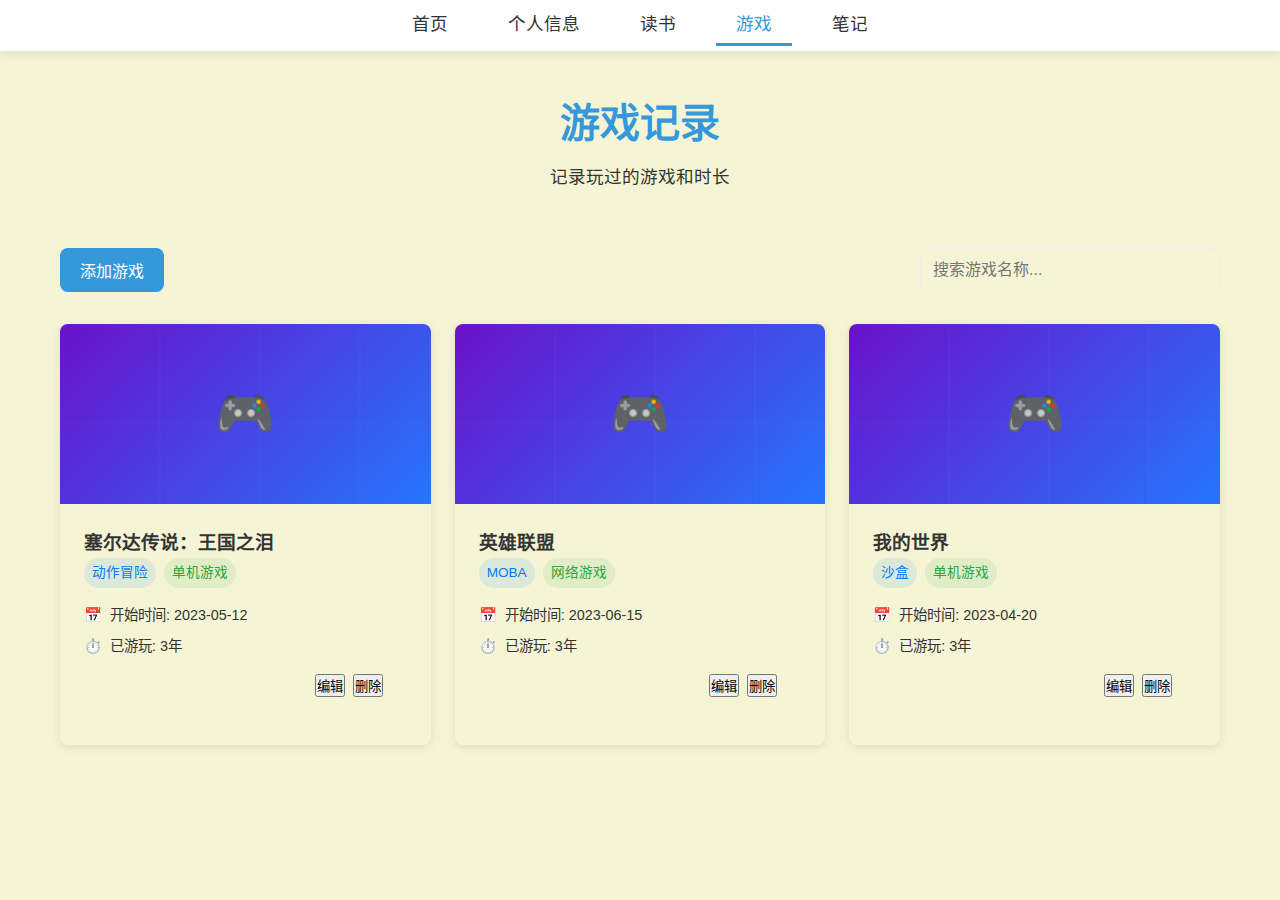
<file: pages/games.html>
<!DOCTYPE html>
<html lang="zh-CN">
<head>
    <meta charset="UTF-8">
    <meta name="viewport" content="width=device-width, initial-scale=1.0">
    <title>游戏记录 - 个人博客</title>
    <link rel="stylesheet" href="../css/main.css">
    <link rel="stylesheet" href="../css/games.css">
</head>
<body>
    <!-- 导航栏将由nav.js动态创建 -->
    <header class="site-header"></header>

    <!-- 主内容区域 -->
    <main class="main">
        <div class="container">
            <section class="page-header">
                <h1 class="page-title">游戏记录</h1>
                <p class="page-description">记录玩过的游戏和时长</p>
            </section>

            <!-- 操作区域 -->
            <section class="actions">
                <button id="add-game-btn" class="btn btn-primary">
                    <i class="icon-plus"></i> 添加游戏
                </button>
                <div class="search-box">
                    <input type="text" id="search-input" placeholder="搜索游戏名称..." class="form-control">
                </div>
            </section>

            <!-- 游戏列表 -->
            <section class="games-container" id="games-container">
                <!-- 游戏卡片将由JavaScript动态生成 -->
            </section>

            <!-- 空状态提示 -->
            <div class="empty-state" id="empty-state" style="display: none;">
                <div class="empty-icon">
                    <i class="icon-game"></i>
                </div>
                <h3>还没有添加任何游戏</h3>
                <p>点击上方"添加游戏"按钮，开始记录你的游戏之旅</p>
            </div>
        </div>
    </main>

    <!-- 添加/编辑游戏模态框 -->
    <div class="modal" id="game-modal">
        <div class="modal-content">
            <div class="modal-header">
                <h2 id="modal-title">添加游戏</h2>
                <button class="modal-close" id="modal-close">&times;</button>
            </div>
            <div class="modal-body">
                <form id="game-form">
                    <input type="hidden" id="game-id">
                    
                    <div class="form-group">
                        <label for="game-name">游戏名称 *</label>
                        <input type="text" id="game-name" class="form-control" required>
                    </div>
                    
                    <div class="form-group">
                        <label for="game-type">游戏类型 *</label>
                        <select id="game-type" class="form-control" required>
                            <option value="">请选择游戏类型</option>
                            <option value="MOBA">MOBA</option>
                            <option value="养成">养成</option>
                            <option value="运营">运营</option>
                            <option value="FPS">FPS</option>
                            <option value="策略">策略</option>
                        </select>
                    </div>
                    
                    <div class="form-group">
                        <label for="game-category">游戏分类 *</label>
                        <select id="game-category" class="form-control" required>
                            <option value="">请选择游戏分类</option>
                            <option value="端游">端游</option>
                            <option value="手游">手游</option>
                        </select>
                    </div>
                    
                    <div class="form-group">
                        <label for="game-start-date">开始游玩日期 *</label>
                        <input type="date" id="game-start-date" class="form-control" required>
                    </div>
                </form>
            </div>
            <div class="modal-footer">
                <button type="button" id="cancel-btn" class="btn btn-secondary">取消</button>
                <button type="button" id="save-btn" class="btn btn-primary">保存</button>
            </div>
        </div>
    </div>

    <!-- 加载指示器 -->
    <div class="loading" id="loading" style="display: none;">
        <div class="loading-spinner"></div>
    </div>

    <!-- 消息提示 -->
    <div class="toast" id="toast" style="display: none;">
        <div class="toast-message" id="toast-message"></div>
    </div>

    <!-- JavaScript文件 -->
    <script src="../js/state.js"></script>
    <script src="../js/utils.js"></script>
    <script src="../js/nav.js"></script>
    <script src="../js/games.js"></script>
</body>
</html>
</file>
<file: css/main.css>
/* 全局样式重置 */
* {
  margin: 0;
  padding: 0;
  box-sizing: border-box;
}

/* 全局变量 */
:root {
  --primary-color: #3498db;
  --secondary-color: #2ecc71;
  --accent-color: #e74c3c;
  --background-color: #f5f5d5;
  --card-background: #ffffff;
  --text-color: #333333;
  --text-light: #666666;
  --border-color: #eeeeee;
  --shadow: 0 2px 10px rgba(0, 0, 0, 0.1);
  --shadow-hover: 0 5px 15px rgba(0, 0, 0, 0.15);
  --transition: all 0.3s ease;
  --border-radius: 8px;
}

/* 基础样式 */
body {
  font-family: 'Segoe UI', Tahoma, Geneva, Verdana, sans-serif;
  line-height: 1.6;
  color: var(--text-color);
  background-color: var(--background-color);
  min-height: 100vh;
  display: flex;
  flex-direction: column;
}

/* 页面容器 */
.container {
  max-width: 1200px;
  margin: 0 auto;
  padding: 0 20px;
  width: 100%;
}

/* 页面头部 */
.site-header {
  background-color: var(--card-background);
  box-shadow: var(--shadow);
  position: sticky;
  top: 0;
  z-index: 100;
  transition: var(--transition);
}

/* 首页链接 */
.home-link {
  display: block;
  text-align: center;
  padding: 5px 0; /* 调整为5px，使导航栏总高度为30px */
  font-size: 2rem;
  font-weight: 700;
  color: var(--primary-color);
  text-decoration: none;
  transition: var(--transition);
}

.home-link:hover {
  opacity: 0.8;
}

/* 导航栏 */
.main-nav {
  padding: 5px 0; /* 调整为5px，使导航栏总高度为30px */
}

.nav-list {
  display: flex;
  justify-content: center;
  list-style: none;
  padding: 0;
  margin: 0;
}

.nav-item {
  margin: 0 10px;
}

.nav-link {
  display: block;
  padding: 5px 20px; /* 调整上下内边距为5px，使导航栏总高度为30px */
  text-decoration: none;
  color: var(--text-color);
  font-weight: 500;
  font-size: 1.1rem;
  border-bottom: 3px solid transparent;
  transition: var(--transition);
}

.nav-link:hover {
  color: var(--primary-color);
}

.nav-item.active .nav-link {
  color: var(--primary-color);
  border-bottom-color: var(--primary-color);
}

/* 页面内容区域 */
main {
  flex: 1;
  padding: 40px 0;
}

/* 页面标题 */
.page-title {
  font-size: 2.5rem;
  margin-bottom: 30px;
  text-align: center;
  color: var(--text-color);
}

/* 卡片样式 */
.card {
  background-color: var(--card-background);
  border-radius: var(--border-radius);
  box-shadow: var(--shadow);
  padding: 20px;
  margin-bottom: 20px;
  transition: var(--transition);
}

.card:hover {
  box-shadow: var(--shadow-hover);
  transform: translateY(-2px);
}

/* 按钮样式 */
.btn {
  display: inline-block;
  padding: 10px 20px;
  background-color: var(--primary-color);
  color: white;
  border: none;
  border-radius: var(--border-radius);
  cursor: pointer;
  font-size: 1rem;
  text-decoration: none;
  transition: var(--transition);
}

.btn:hover {
  background-color: #2980b9;
}

.btn-secondary {
  background-color: var(--secondary-color);
}

.btn-secondary:hover {
  background-color: #27ae60;
}

.btn-danger {
  background-color: var(--accent-color);
}

.btn-danger:hover {
  background-color: #c0392b;
}

/* 表单样式 */
.form-group {
  margin-bottom: 20px;
}

.form-label {
  display: block;
  margin-bottom: 8px;
  font-weight: 500;
}

.form-control {
  width: 100%;
  padding: 10px 15px;
  border: 1px solid var(--border-color);
  border-radius: var(--border-radius);
  font-size: 1rem;
  transition: var(--transition);
}

.form-control:focus {
  outline: none;
  border-color: var(--primary-color);
  box-shadow: 0 0 0 2px rgba(52, 152, 219, 0.2);
}

/* 加载指示器 */
.loading-indicator {
  position: fixed;
  top: 0;
  left: 0;
  width: 100%;
  height: 100%;
  background-color: rgba(255, 255, 255, 0.8);
  display: flex;
  justify-content: center;
  align-items: center;
  z-index: 1000;
}

.loading-spinner {
  width: 40px;
  height: 40px;
  border: 4px solid rgba(0, 0, 0, 0.1);
  border-radius: 50%;
  border-top-color: var(--primary-color);
  animation: spin 1s ease-in-out infinite;
}

@keyframes spin {
  to {
    transform: rotate(360deg);
  }
}

/* 消息提示 */
.message {
  position: fixed;
  top: 20px;
  right: 20px;
  padding: 15px 20px;
  border-radius: var(--border-radius);
  color: white;
  font-weight: 500;
  transform: translateX(100%);
  transition: transform 0.3s ease;
  z-index: 1000;
}

.message.show {
  transform: translateX(0);
}

.message-success {
  background-color: var(--secondary-color);
}

.message-error {
  background-color: var(--accent-color);
}

.message-info {
  background-color: var(--primary-color);
}

/* 页面切换动画 */
.page-transition {
  animation: fadeIn 0.5s ease;
}

@keyframes fadeIn {
  from {
    opacity: 0;
  }
  to {
    opacity: 1;
  }
}

@keyframes fadeOut {
  from {
    opacity: 1;
  }
  to {
    opacity: 0;
  }
}

@keyframes spin {
  0% {
    transform: rotate(0deg);
  }
  100% {
    transform: rotate(360deg);
  }
}

/* 响应式设计 */
@media (max-width: 768px) {
  .container {
    padding: 0 15px;
  }
  
  .blog-title {
    font-size: 1.5rem;
  }
  
  .nav-list {
    flex-wrap: wrap;
  }
  
  .nav-item {
    margin: 0 5px;
  }
  
  .nav-link {
    padding: 10px 15px;
    font-size: 0.9rem;
  }
  
  .page-title {
    font-size: 2rem;
  }
}

/* Pell编辑器样式 */
.pell-content {
  min-height: 200px;
  border: 1px solid var(--border-color);
  border-radius: var(--border-radius);
  padding: 15px;
  margin-top: 10px;
}

.pell-actionbar {
  background-color: #f5f5f5;
  border: 1px solid var(--border-color);
  border-bottom: none;
  border-radius: var(--border-radius) var(--border-radius) 0 0;
  padding: 10px;
}

.pell-action {
  background-color: white;
  border: 1px solid var(--border-color);
  border-radius: 4px;
  color: var(--text-color);
  cursor: pointer;
  margin-right: 5px;
  padding: 5px 10px;
}

.pell-action:hover {
  background-color: #f0f0f0;
}

/* 图片缩放样式 */
.medium-zoom-overlay {
  z-index: 1000;
}

.medium-zoom-image {
  cursor: zoom-in;
  transition: transform 0.3s ease;
}

.medium-zoom-image--opened {
  cursor: zoom-out;
}
</file>
<file: css/games.css>
/* 游戏模块样式 */

/* 页面头部样式 */
.page-header {
    text-align: center;
    margin-bottom: 2rem;
    padding-bottom: 1.5rem;
    border-bottom: 1px solid var(--border-color);
}

.page-title {
    font-size: 2.5rem;
    color: var(--primary-color);
    margin-bottom: 0.5rem;
}

.page-description {
    font-size: 1.1rem;
    color: var(--text-secondary);
    max-width: 600px;
    margin: 0 auto;
}

/* 操作区域样式 */
.actions {
    display: flex;
    justify-content: space-between;
    align-items: center;
    margin-bottom: 2rem;
    flex-wrap: wrap;
    gap: 1rem;
}

.search-box {
    flex: 1;
    max-width: 300px;
}

/* 游戏容器样式 */
.games-container {
    display: grid;
    grid-template-columns: repeat(auto-fill, minmax(300px, 1fr));
    gap: 1.5rem;
    margin-bottom: 2rem;
}

/* 游戏卡片样式 */
.game-card {
    background: var(--card-bg);
    border-radius: var(--border-radius);
    box-shadow: var(--shadow);
    overflow: hidden;
    transition: transform 0.3s ease, box-shadow 0.3s ease;
    position: relative;
}

.game-card:hover {
    transform: translateY(-5px);
    box-shadow: 0 10px 20px rgba(0, 0, 0, 0.1);
}

.game-cover {
    height: 180px;
    background: linear-gradient(135deg, #6a11cb, #2575fc);
    display: flex;
    align-items: center;
    justify-content: center;
    color: white;
    font-size: 3rem;
    position: relative;
    overflow: hidden;
}

.game-cover::before {
    content: '';
    position: absolute;
    top: 0;
    left: 0;
    right: 0;
    bottom: 0;
    background: url('data:image/svg+xml;utf8,<svg xmlns="http://www.w3.org/2000/svg" width="100" height="100" viewBox="0 0 100 100"><rect width="100" height="100" fill="none" stroke="rgba(255,255,255,0.1)" stroke-width="1"/></svg>') repeat;
    opacity: 0.3;
}

.game-info {
    padding: 1.5rem;
}

.game-name {
    font-size: 1.3rem;
    font-weight: 600;
    margin-bottom: 0.5rem;
    color: var(--text-primary);
    overflow: hidden;
    text-overflow: ellipsis;
    white-space: nowrap;
}

.game-meta {
    display: flex;
    flex-wrap: wrap;
    gap: 0.5rem;
    margin-bottom: 1rem;
}

.game-type, .game-category {
    font-size: 0.85rem;
    padding: 0.25rem 0.5rem;
    border-radius: 1rem;
    background: var(--hover-bg);
    color: var(--text-secondary);
}

.game-type {
    background: rgba(0, 123, 255, 0.1);
    color: #007bff;
}

.game-category {
    background: rgba(40, 167, 69, 0.1);
    color: #28a745;
}

.game-date {
    font-size: 0.9rem;
    color: var(--text-secondary);
    margin-bottom: 0.5rem;
    display: flex;
    align-items: center;
}

.game-date::before {
    content: '📅';
    margin-right: 0.5rem;
}

.game-duration {
    font-size: 0.9rem;
    color: var(--text-secondary);
    margin-bottom: 1rem;
    display: flex;
    align-items: center;
}

.game-duration::before {
    content: '⏱️';
    margin-right: 0.5rem;
}

.game-actions {
    display: flex;
    justify-content: flex-end;
    padding: 0 1.5rem 1.5rem;
    gap: 0.5rem;
}

.btn-icon {
    background: none;
    border: none;
    color: var(--text-secondary);
    cursor: pointer;
    font-size: 1rem;
    padding: 0.25rem;
    border-radius: 50%;
    width: 2rem;
    height: 2rem;
    display: flex;
    align-items: center;
    justify-content: center;
    transition: all 0.2s ease;
}

.btn-icon:hover {
    background: var(--hover-bg);
    color: var(--primary-color);
}

.btn-icon.delete:hover {
    background: rgba(220, 53, 69, 0.1);
    color: #dc3545;
}

/* 空状态样式 */
.empty-state {
    text-align: center;
    padding: 3rem 1rem;
    color: var(--text-secondary);
}

.empty-icon {
    font-size: 4rem;
    margin-bottom: 1rem;
    opacity: 0.5;
}

.empty-state h3 {
    font-size: 1.5rem;
    margin-bottom: 0.5rem;
    color: var(--text-primary);
}

.empty-state p {
    max-width: 500px;
    margin: 0 auto;
}

/* 模态框样式 */
.modal {
    display: none;
    position: fixed;
    top: 0;
    left: 0;
    width: 100%;
    height: 100%;
    background: rgba(0, 0, 0, 0.5);
    z-index: 1000;
    overflow-y: auto;
}

.modal.show {
    display: flex;
    align-items: center;
    justify-content: center;
    animation: fadeIn 0.3s ease;
}

.modal-content {
    background: var(--card-bg);
    border-radius: var(--border-radius);
    box-shadow: 0 5px 15px rgba(0, 0, 0, 0.2);
    width: 90%;
    max-width: 600px;
    max-height: 90vh;
    overflow-y: auto;
    animation: slideUp 0.3s ease;
}

.modal-header {
    display: flex;
    justify-content: space-between;
    align-items: center;
    padding: 1.5rem;
    border-bottom: 1px solid var(--border-color);
}

.modal-header h2 {
    margin: 0;
    color: var(--text-primary);
}

.modal-close {
    background: none;
    border: none;
    font-size: 1.5rem;
    cursor: pointer;
    color: var(--text-secondary);
    width: 2rem;
    height: 2rem;
    display: flex;
    align-items: center;
    justify-content: center;
    border-radius: 50%;
    transition: all 0.2s ease;
}

.modal-close:hover {
    background: var(--hover-bg);
    color: var(--text-primary);
}

.modal-body {
    padding: 1.5rem;
}

.modal-footer {
    display: flex;
    justify-content: flex-end;
    gap: 1rem;
    padding: 1.5rem;
    border-top: 1px solid var(--border-color);
}

/* 表单样式 */
.form-group {
    margin-bottom: 1.5rem;
}

.form-group label {
    display: block;
    margin-bottom: 0.5rem;
    font-weight: 500;
    color: var(--text-primary);
}

.form-control {
    width: 100%;
    padding: 0.75rem;
    border: 1px solid var(--border-color);
    border-radius: var(--border-radius);
    font-size: 1rem;
    transition: border-color 0.2s ease, box-shadow 0.2s ease;
    background: var(--input-bg);
    color: var(--text-primary);
}

.form-control:focus {
    outline: none;
    border-color: var(--primary-color);
    box-shadow: 0 0 0 3px rgba(0, 123, 255, 0.1);
}

/* 响应式设计 */
@media (max-width: 768px) {
    .page-title {
        font-size: 2rem;
    }
    
    .actions {
        flex-direction: column;
        align-items: stretch;
    }
    
    .search-box {
        max-width: none;
    }
    
    .games-container {
        grid-template-columns: 1fr;
    }
    
    .modal-content {
        width: 95%;
        margin: 1rem;
    }
}

@media (max-width: 480px) {
    .game-info {
        padding: 1rem;
    }
    
    .game-actions {
        padding: 0 1rem 1rem;
    }
    
    .modal-body,
    .modal-header,
    .modal-footer {
        padding: 1rem;
    }
}

/* 动画效果 */
@keyframes fadeIn {
    from { opacity: 0; }
    to { opacity: 1; }
}

@keyframes slideUp {
    from {
        transform: translateY(30px);
        opacity: 0;
    }
    to {
        transform: translateY(0);
        opacity: 1;
    }
}
</file>
